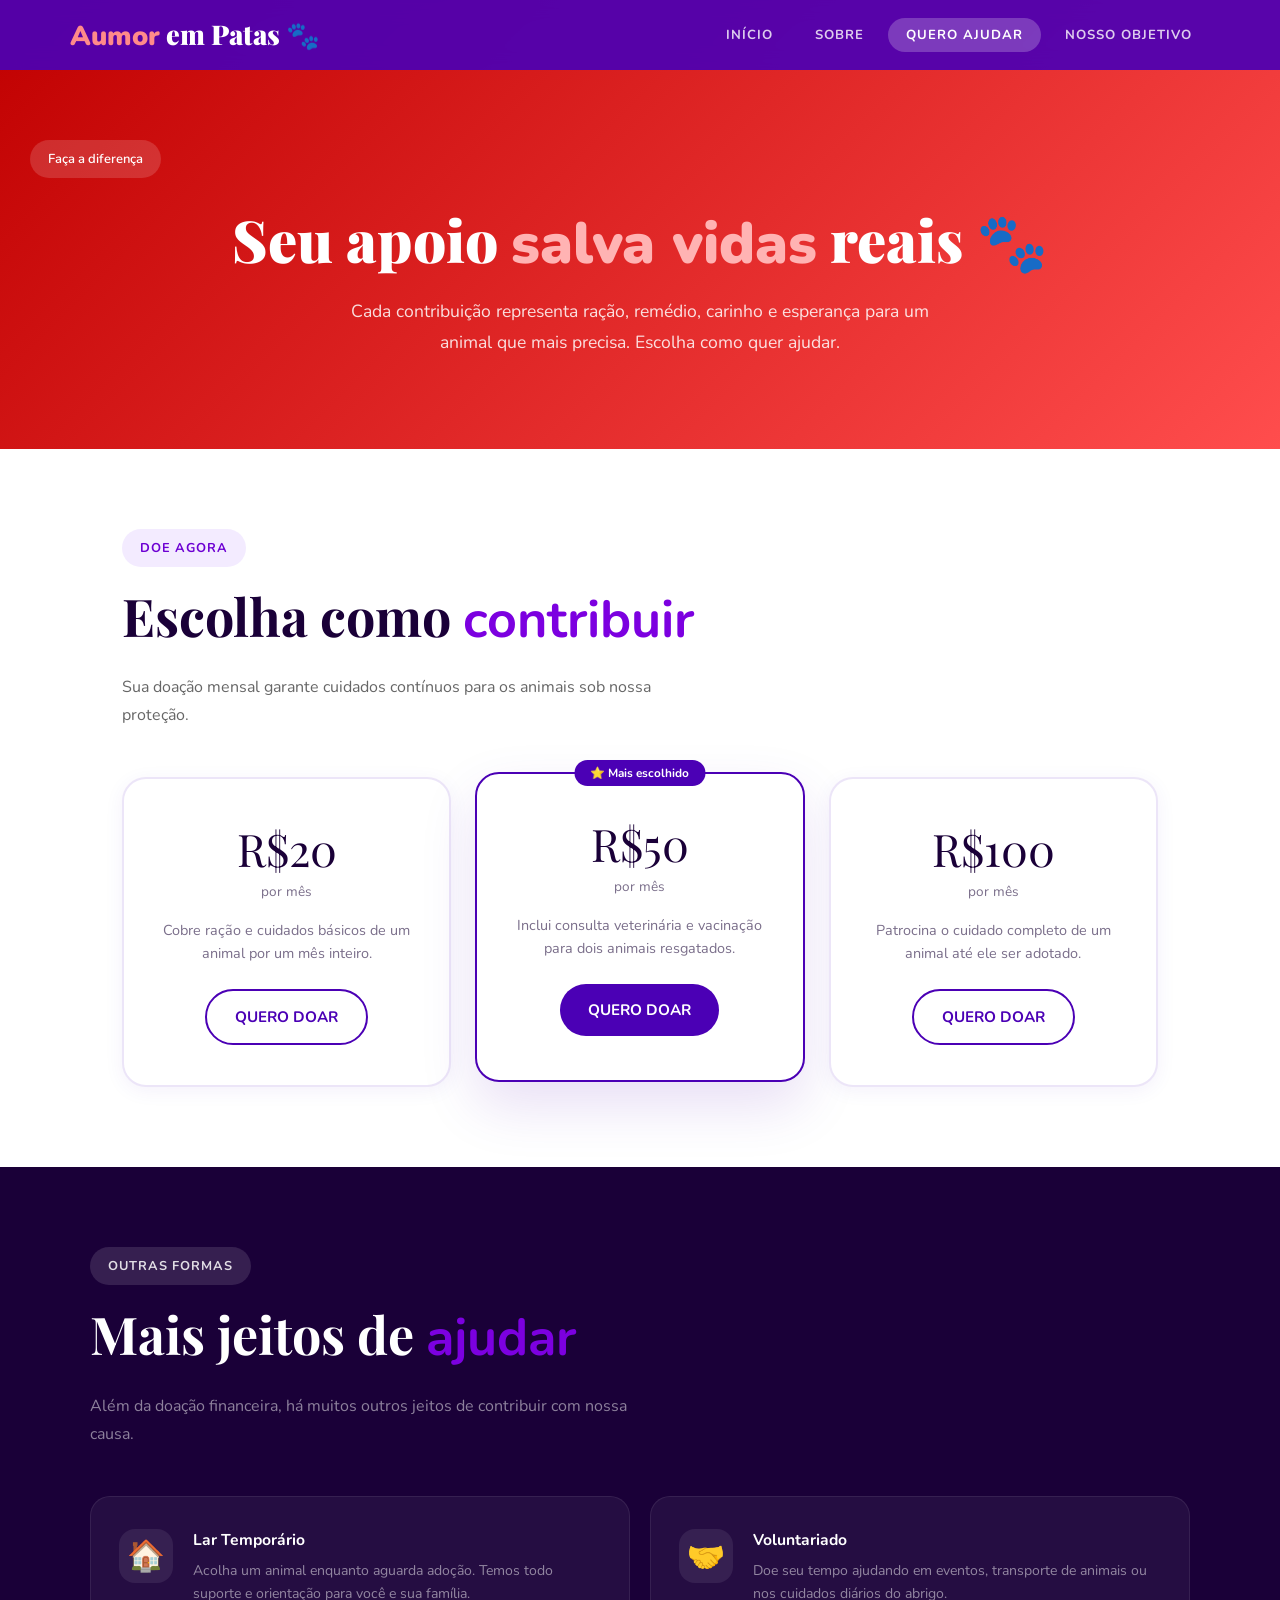
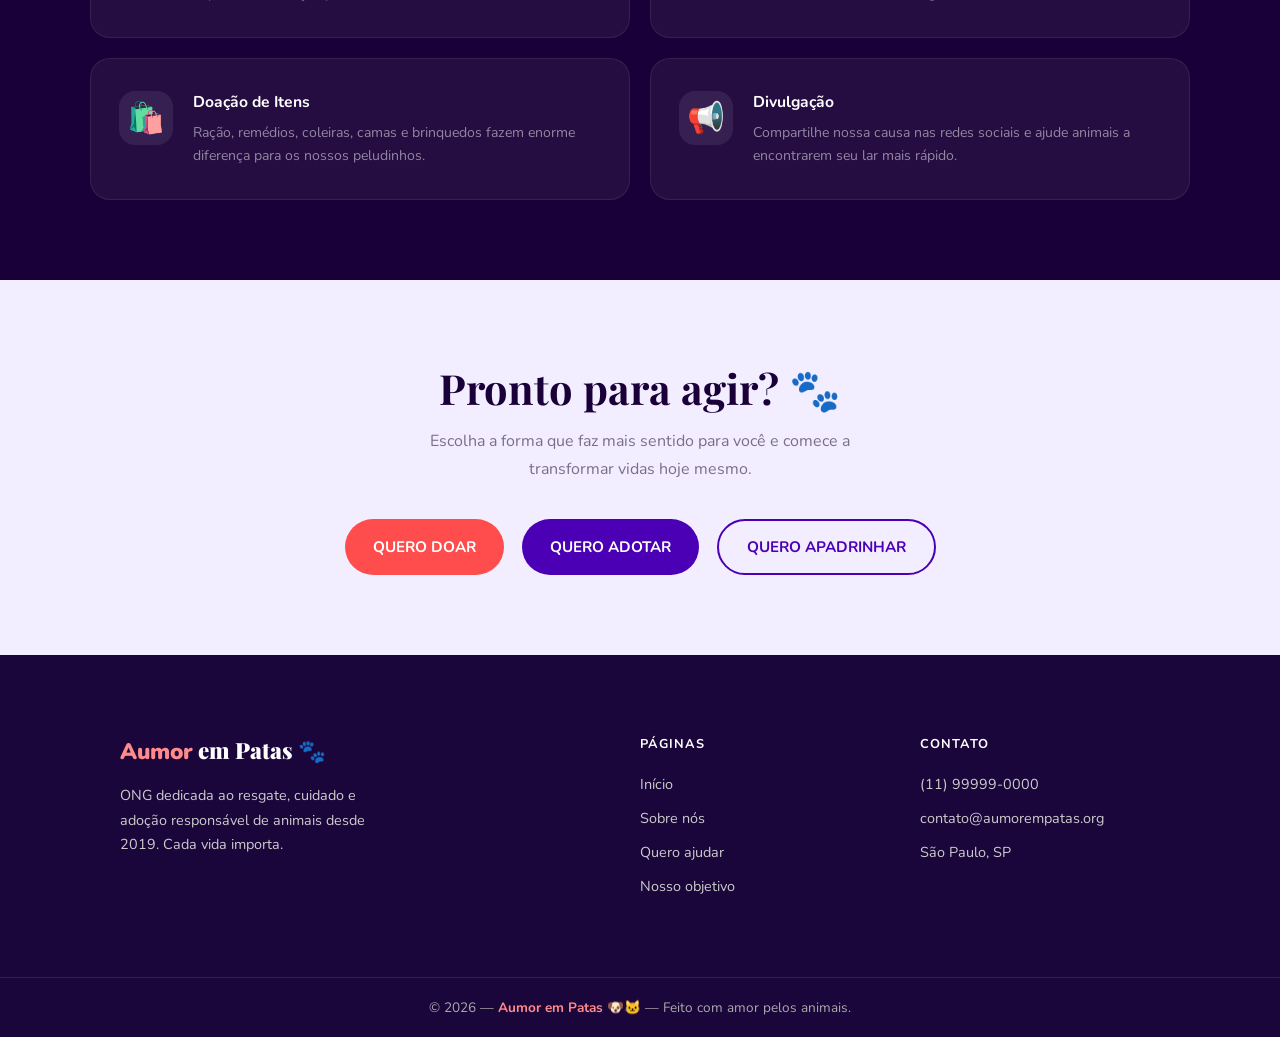
<file: ajudar.html>
<!DOCTYPE html>
<html lang="pt-br">
<head>

    <meta charset="UTF-8">
    <meta name="viewport" content="width=device-width, initial-scale=1.0">
    <title>Aumor em Patas — Quero Ajudar</title>
    <link rel="stylesheet" href="style.css">

    <style>

        /* =====================
           DOAÇÕES
           ===================== */

        .doacoes {
            max-width: 1100px;
            margin: auto;
            padding: 80px 32px;
        }

        .doacoes-grid {
            display: grid;
            grid-template-columns: repeat(3, 1fr);
            gap: 24px;
            margin-top: 48px;
        }

        .d-card {
            background: #fff;
            border-radius: 24px;
            padding: 40px 28px;
            text-align: center;
            border: 2px solid rgba(75, 0, 181, 0.1);
            box-shadow: 0 4px 20px rgba(75, 0, 181, 0.06);
            transition: all 0.3s;
            position: relative;
        }

        .d-card:hover,
        .d-card.destaque {
            border-color: #4b00b5;
            transform: translateY(-5px);
            box-shadow: 0 24px 56px rgba(75, 0, 181, 0.13);
        }

        .d-tag {
            position: absolute;
            top: -14px;
            left: 50%;
            transform: translateX(-50%);
            background: #4b00b5;
            color: #fff;
            font-size: 0.74rem;
            font-weight: 700;
            padding: 5px 16px;
            border-radius: 50px;
        }

        .d-valor {
            font-family: 'Playfair Display', serif;
            font-size: 2.8rem;
            color: #1a0038;
            margin-bottom: 4px;
        }

        .d-freq {
            color: #7a6e8a;
            font-size: 0.85rem;
            margin-bottom: 18px;
        }

        .d-card p {
            color: #7a6e8a;
            font-size: 0.9rem;
            line-height: 1.6;
            margin-bottom: 24px;
        }


        /* =====================
           FORMAS DE AJUDAR
           ===================== */

        .formas {
            background: #1a0038;
            padding: 80px 32px;
        }

        .formas-inner {
            max-width: 1100px;
            margin: auto;
        }

        .formas-inner .sec-titulo { color: #fff; }
        .formas-inner .sec-sub    { color: rgba(255, 255, 255, 0.5); }

        .formas-grid {
            display: grid;
            grid-template-columns: repeat(2, 1fr);
            gap: 20px;
            margin-top: 48px;
        }

        .forma {
            background: rgba(255, 255, 255, 0.05);
            border: 1px solid rgba(255, 255, 255, 0.08);
            border-radius: 20px;
            padding: 32px 28px;
            display: flex;
            gap: 20px;
            align-items: flex-start;
            transition: background 0.3s;
        }

        .forma:hover {
            background: rgba(255, 255, 255, 0.09);
        }

        .forma-icone {
            font-size: 1.9rem;
            background: rgba(255, 255, 255, 0.08);
            width: 54px;
            height: 54px;
            border-radius: 16px;
            display: flex;
            align-items: center;
            justify-content: center;
            flex-shrink: 0;
        }

        .forma h4 {
            color: #fff;
            margin-bottom: 8px;
            font-size: 0.98rem;
        }

        .forma p {
            color: rgba(255, 255, 255, 0.5);
            font-size: 0.88rem;
            line-height: 1.65;
        }


        /* =====================
           BOTÕES (CTA)
           ===================== */

        .cta-ajudar {
            padding: 80px 32px;
            text-align: center;
            background: #f3eeff;
        }

        .cta-ajudar h2 {
            font-family: 'Playfair Display', serif;
            font-size: clamp(1.8rem, 3.5vw, 2.6rem);
            color: #1a0038;
            margin-bottom: 12px;
        }

        .cta-ajudar p {
            color: #7a6e8a;
            max-width: 500px;
            margin: 0 auto 36px;
            line-height: 1.75;
        }


        /* =====================
           RESPONSIVO
           ===================== */

        @media (max-width: 900px) {

            .doacoes {
                padding: 56px 24px;
            }

            .doacoes-grid {
                grid-template-columns: 1fr;
            }

            .formas {
                padding: 56px 24px;
            }

            .formas-grid {
                grid-template-columns: 1fr;
            }

        }

    </style>

</head>
<body>


<!-- =====================
     MENU
     ===================== -->

<header>
    <nav>
        <a class="logo" href="index.html"><span>Aumor</span> em Patas 🐾</a>
        <div class="menu">
            <a href="index.html">INÍCIO</a>
            <a href="Sobre.html">SOBRE</a>
            <a href="ajudar.html" class="ativo">QUERO AJUDAR</a>
            <a href="objetivo.html">NOSSO OBJETIVO</a>
        </div>
    </nav>
</header>


<!-- =====================
     HERO
     ===================== -->

<section class="hero hero-verm">
    <div class="hero-badge">Faça a diferença</div>
    <h1>Seu apoio <em>salva vidas</em> reais 🐾</h1>
    <p>Cada contribuição representa ração, remédio, carinho e esperança para um animal que mais precisa. Escolha como quer ajudar.</p>
</section>


<!-- =====================
     DOAÇÕES
     ===================== -->

<section class="doacoes">

    <div class="sec-badge">Doe agora</div>
    <h2 class="sec-titulo">Escolha como <span>contribuir</span></h2>
    <p class="sec-sub">Sua doação mensal garante cuidados contínuos para os animais sob nossa proteção.</p>

    <div class="doacoes-grid">

        <div class="d-card fade">
            <div class="d-valor">R$20</div>
            <div class="d-freq">por mês</div>
            <p>Cobre ração e cuidados básicos de um animal por um mês inteiro.</p>
            <button class="btn btn-contorno">QUERO DOAR</button>
        </div>

        <div class="d-card destaque fade">
            <div class="d-tag">⭐ Mais escolhido</div>
            <div class="d-valor">R$50</div>
            <div class="d-freq">por mês</div>
            <p>Inclui consulta veterinária e vacinação para dois animais resgatados.</p>
            <button class="btn btn-roxo">QUERO DOAR</button>
        </div>

        <div class="d-card fade">
            <div class="d-valor">R$100</div>
            <div class="d-freq">por mês</div>
            <p>Patrocina o cuidado completo de um animal até ele ser adotado.</p>
            <button class="btn btn-contorno">QUERO DOAR</button>
        </div>

    </div>

</section>


<!-- =====================
     FORMAS DE AJUDAR
     ===================== -->

<section class="formas">
    <div class="formas-inner">

        <div class="sec-badge" style="background: rgba(255,255,255,0.12); color: rgba(255,255,255,0.85);">Outras formas</div>
        <h2 class="sec-titulo">Mais jeitos de <span>ajudar</span></h2>
        <p class="sec-sub">Além da doação financeira, há muitos outros jeitos de contribuir com nossa causa.</p>

        <div class="formas-grid">

            <div class="forma fade">
                <div class="forma-icone">🏠</div>
                <div>
                    <h4>Lar Temporário</h4>
                    <p>Acolha um animal enquanto aguarda adoção. Temos todo suporte e orientação para você e sua família.</p>
                </div>
            </div>

            <div class="forma fade">
                <div class="forma-icone">🤝</div>
                <div>
                    <h4>Voluntariado</h4>
                    <p>Doe seu tempo ajudando em eventos, transporte de animais ou nos cuidados diários do abrigo.</p>
                </div>
            </div>

            <div class="forma fade">
                <div class="forma-icone">🛍️</div>
                <div>
                    <h4>Doação de Itens</h4>
                    <p>Ração, remédios, coleiras, camas e brinquedos fazem enorme diferença para os nossos peludinhos.</p>
                </div>
            </div>

            <div class="forma fade">
                <div class="forma-icone">📢</div>
                <div>
                    <h4>Divulgação</h4>
                    <p>Compartilhe nossa causa nas redes sociais e ajude animais a encontrarem seu lar mais rápido.</p>
                </div>
            </div>

        </div>

    </div>
</section>


<!-- =====================
     BOTÕES
     ===================== -->

<section class="cta-ajudar">
    <h2>Pronto para agir? 🐾</h2>
    <p>Escolha a forma que faz mais sentido para você e comece a transformar vidas hoje mesmo.</p>
    <div class="grupo-botoes">
        <button class="btn btn-verm">QUERO DOAR</button>
        <button class="btn btn-roxo">QUERO ADOTAR</button>
        <button class="btn btn-contorno">QUERO APADRINHAR</button>
    </div>
</section>


<!-- =====================
     RODAPÉ
     ===================== -->

<footer>
    <div class="footer-inner">

        <div class="footer-marca">
            <a class="logo" href="index.html"><span>Aumor</span> em Patas 🐾</a>
            <p>ONG dedicada ao resgate, cuidado e adoção responsável de animais desde 2019. Cada vida importa.</p>
        </div>

        <div class="footer-col">
            <h5>Páginas</h5>
            <ul>
                <li><a href="index.html">Início</a></li>
                <li><a href="Sobre.html">Sobre nós</a></li>
                <li><a href="ajudar.html">Quero ajudar</a></li>
                <li><a href="objetivo.html">Nosso objetivo</a></li>
            </ul>
        </div>

        <div class="footer-col">
            <h5>Contato</h5>
            <ul>
                <li><a href="#">(11) 99999-0000</a></li>
                <li><a href="#">contato@aumorempatas.org</a></li>
                <li><a href="#">São Paulo, SP</a></li>
            </ul>
        </div>

    </div>
    <div class="footer-fundo">© 2026 — <strong>Aumor em Patas</strong> 🐶🐱 — Feito com amor pelos animais.</div>
</footer>


<!-- =====================
     JAVASCRIPT
     ===================== -->

<script>

    const observer = new IntersectionObserver((entries) => {
        entries.forEach(entry => {
            if (entry.isIntersecting) {
                entry.target.classList.add('show');
            }
        });
    }, { threshold: 0.12 });

    document.querySelectorAll('.fade').forEach(el => observer.observe(el));

</script>


</body>
</html>
</file>
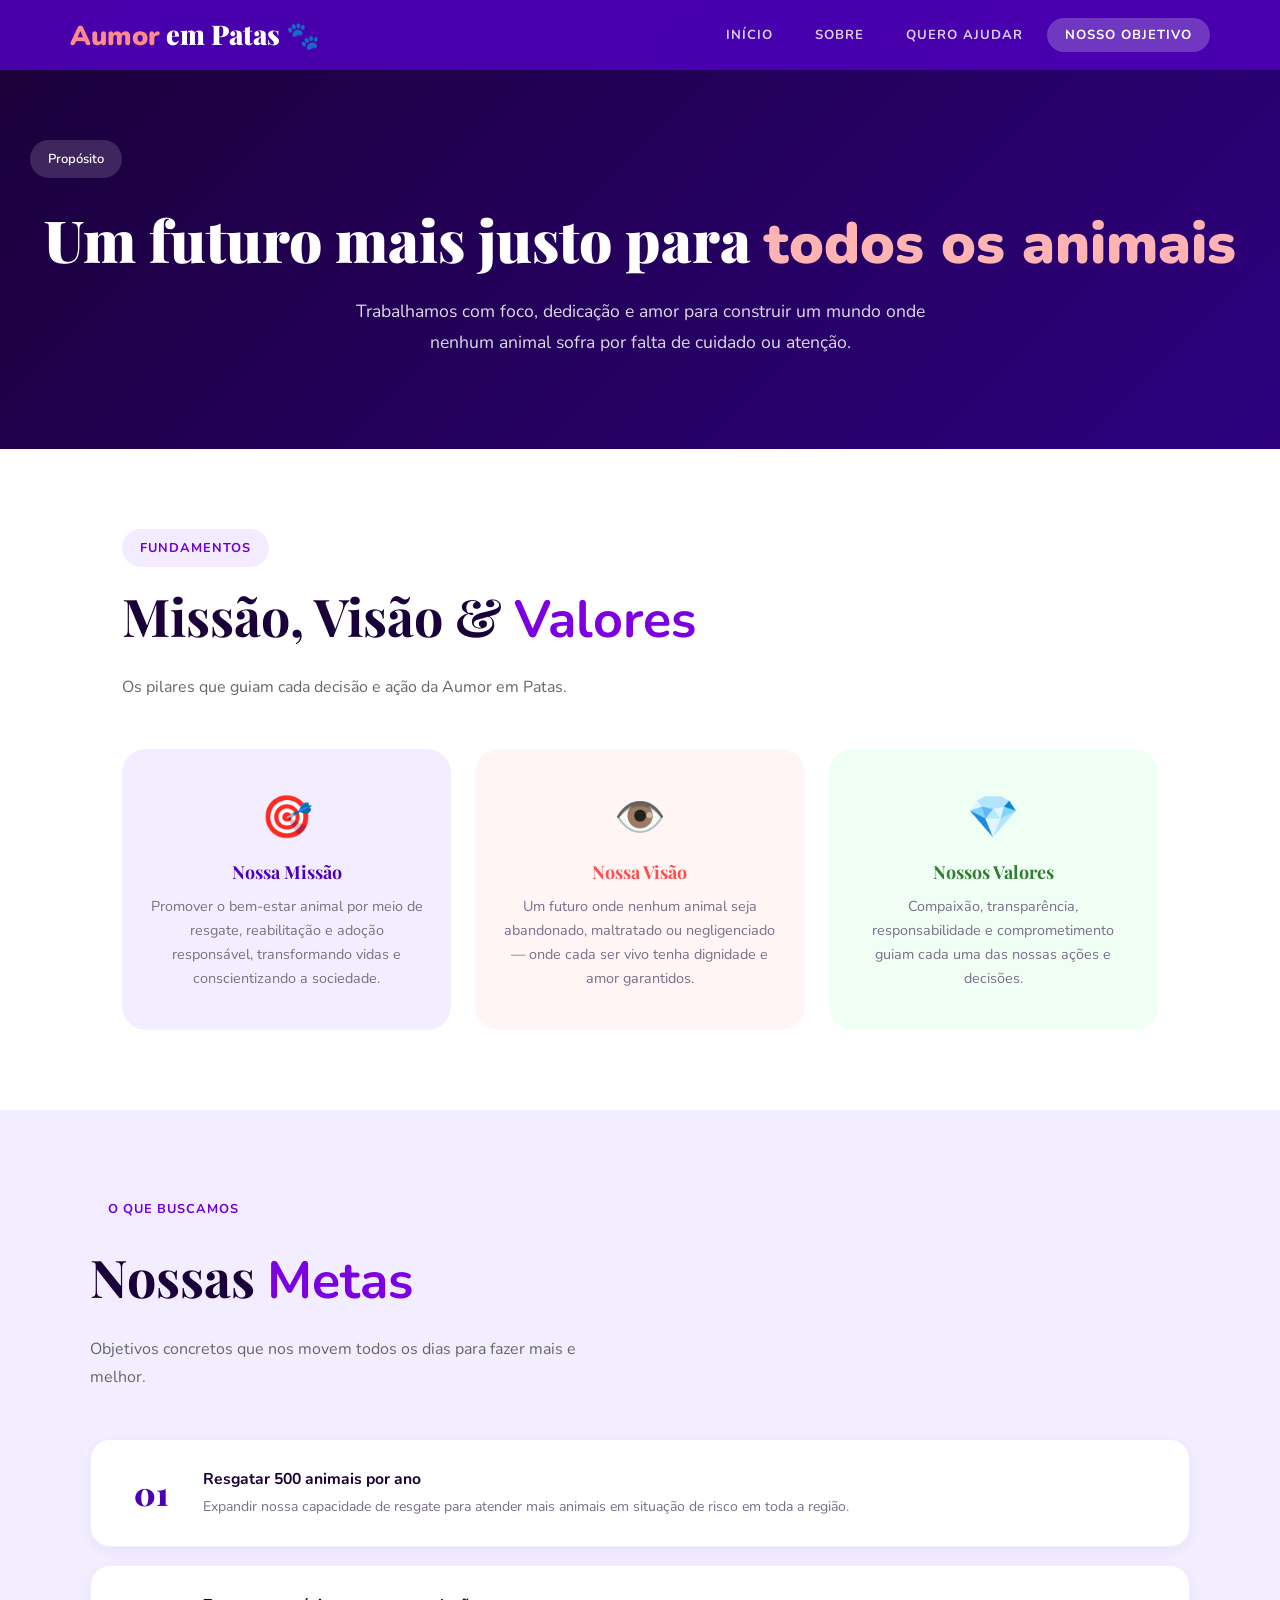
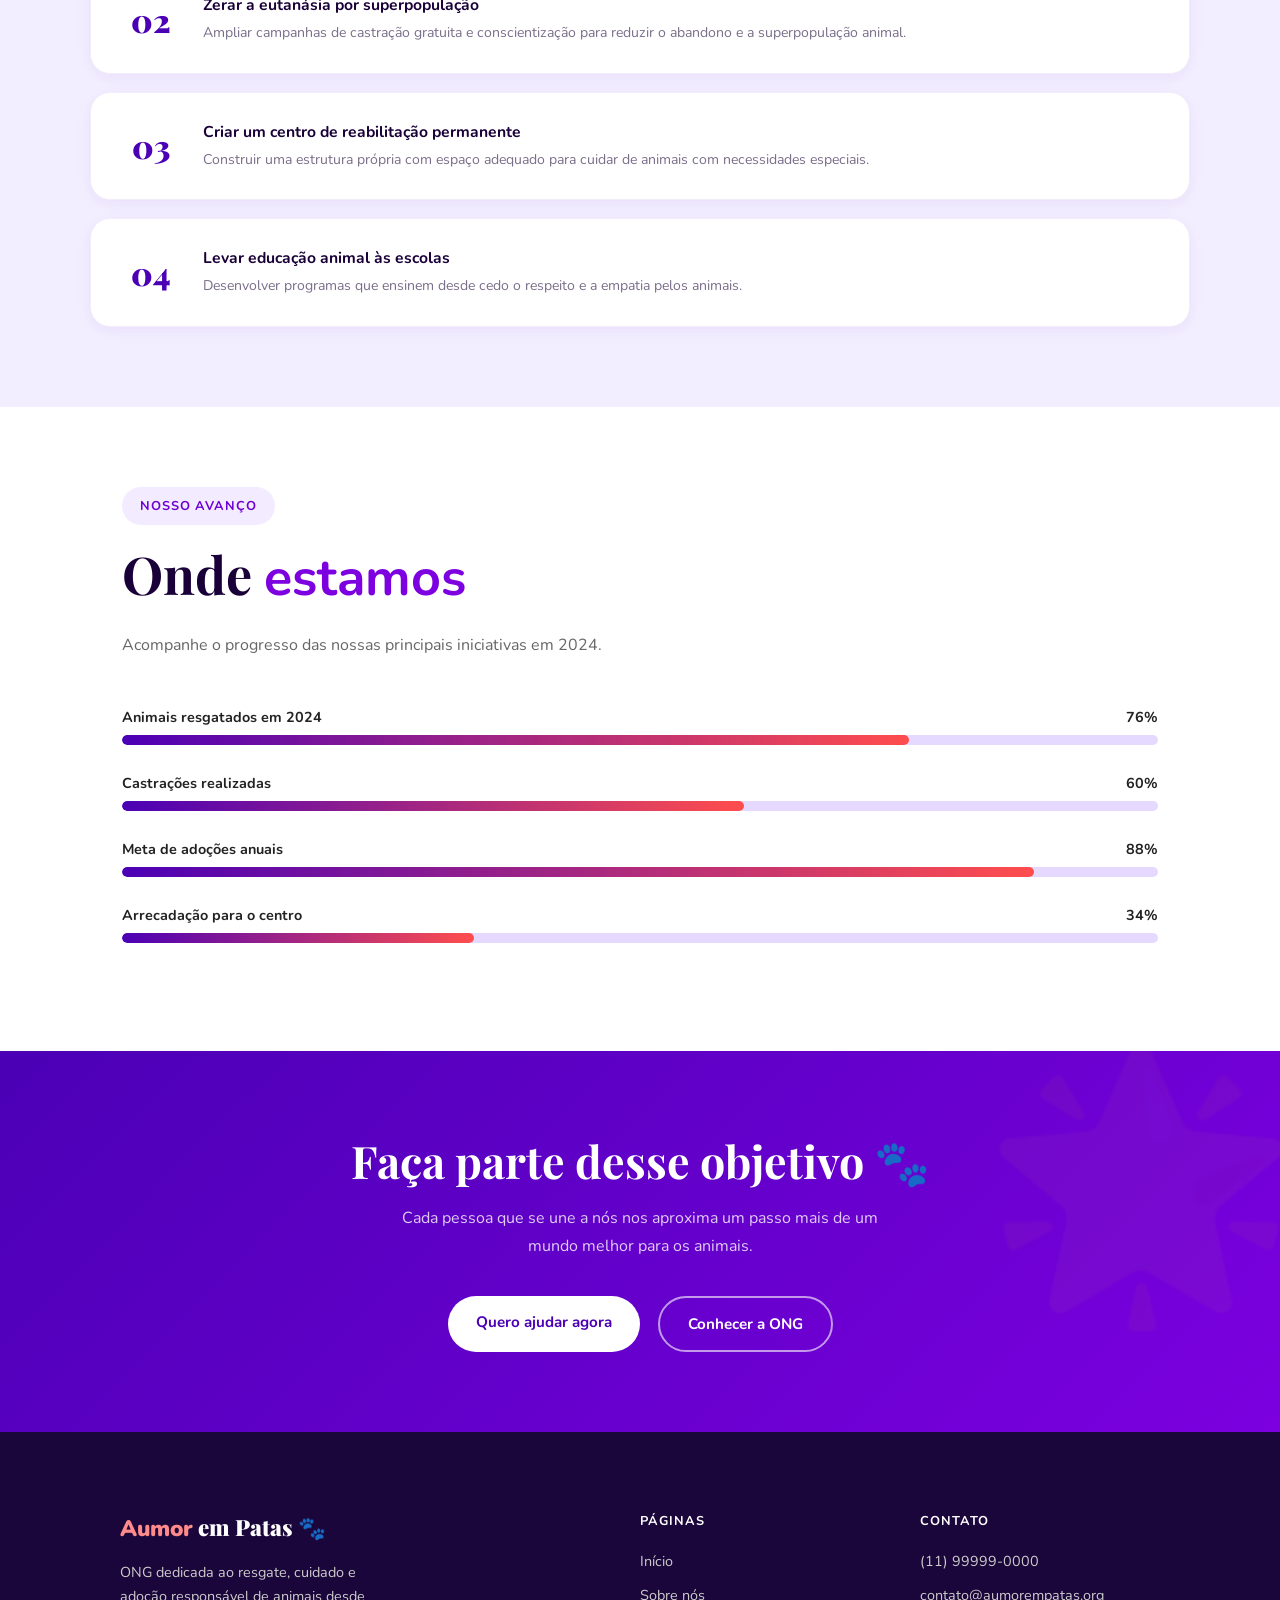
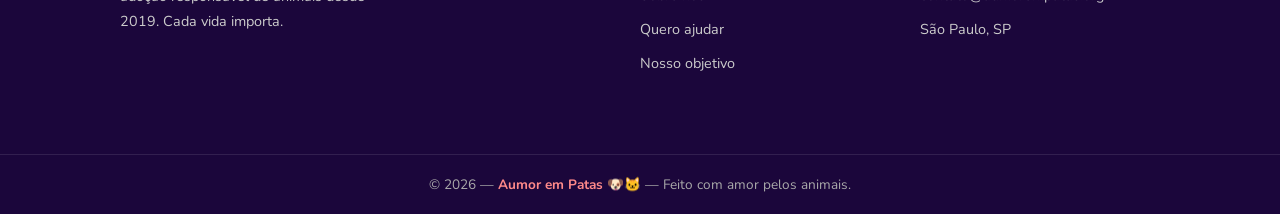
<file: objetivo.html>
<!DOCTYPE html>
<html lang="pt-br">
<head>

    <meta charset="UTF-8">
    <meta name="viewport" content="width=device-width, initial-scale=1.0">
    <title>Aumor em Patas — Nosso Objetivo</title>
    <link rel="stylesheet" href="style.css">

    <style>

        /* =====================
           MISSÃO / VISÃO / VALORES
           ===================== */

        .mvv {
            max-width: 1100px;
            margin: auto;
            padding: 80px 32px;
        }

        .mvv-grid {
            display: grid;
            grid-template-columns: repeat(3, 1fr);
            gap: 24px;
            margin-top: 48px;
        }

        .mvv-card {
            border-radius: 24px;
            padding: 40px 28px;
            text-align: center;
            transition: transform 0.3s;
        }

        .mvv-card:hover {
            transform: translateY(-6px);
        }

        .mvv-card.m1 { background: #f3eeff; }
        .mvv-card.m2 { background: #fff5f5; }
        .mvv-card.m3 { background: #f0fff4; }

        .mvv-icone {
            font-size: 2.6rem;
            margin-bottom: 14px;
        }

        .mvv-card h3 {
            font-family: 'Playfair Display', serif;
            font-size: 1.12rem;
            margin-bottom: 12px;
        }

        .mvv-card.m1 h3 { color: #4b00b5; }
        .mvv-card.m2 h3 { color: #ff4d4d; }
        .mvv-card.m3 h3 { color: #2e7d32; }

        .mvv-card p {
            color: #7a6e8a;
            font-size: 0.9rem;
            line-height: 1.65;
        }


        /* =====================
           METAS
           ===================== */

        .metas {
            background: #f3eeff;
            padding: 80px 32px;
        }

        .metas-inner {
            max-width: 1100px;
            margin: auto;
        }

        .metas-lista {
            display: flex;
            flex-direction: column;
            gap: 18px;
            margin-top: 48px;
        }

        .meta {
            background: #fff;
            border-radius: 20px;
            padding: 28px 32px;
            display: flex;
            align-items: center;
            gap: 24px;
            border: 1px solid rgba(75, 0, 181, 0.07);
            box-shadow: 0 4px 16px rgba(75, 0, 181, 0.06);
            transition: box-shadow 0.3s;
        }

        .meta:hover {
            box-shadow: 0 10px 32px rgba(75, 0, 181, 0.1);
        }

        .meta-num {
            font-family: 'Playfair Display', serif;
            font-size: 2rem;
            color: #4b00b5;
            font-weight: 900;
            min-width: 56px;
            text-align: center;
        }

        .meta h4 {
            color: #1a0038;
            font-size: 0.98rem;
            margin-bottom: 6px;
        }

        .meta p {
            color: #7a6e8a;
            font-size: 0.88rem;
            line-height: 1.6;
        }


        /* =====================
           PROGRESSO
           ===================== */

        .progresso {
            max-width: 1100px;
            margin: auto;
            padding: 80px 32px;
        }


        /* =====================
           CTA FINAL
           ===================== */

        .cta-obj {
            background: linear-gradient(135deg, #4b00b5 0%, #7c00e0 100%);
            padding: 80px 32px;
            text-align: center;
            position: relative;
            overflow: hidden;
        }

        .cta-obj::before {
            content: '🌟';
            position: absolute;
            font-size: 16rem;
            opacity: 0.04;
            right: -20px;
            top: -40px;
            pointer-events: none;
        }

        .cta-obj h2 {
            font-family: 'Playfair Display', serif;
            font-size: clamp(2rem, 4vw, 2.8rem);
            color: #fff;
            margin-bottom: 14px;
        }

        .cta-obj p {
            color: rgba(255, 255, 255, 0.8);
            max-width: 500px;
            margin: 0 auto 36px;
            line-height: 1.75;
        }


        /* =====================
           RESPONSIVO
           ===================== */

        @media (max-width: 900px) {

            .mvv {
                padding: 56px 24px;
            }

            .mvv-grid {
                grid-template-columns: 1fr;
            }

            .metas {
                padding: 56px 24px;
            }

            .progresso {
                padding: 56px 24px;
            }

        }

    </style>

</head>
<body>


<!-- =====================
     MENU
     ===================== -->

<header>
    <nav>
        <a class="logo" href="index.html"><span>Aumor</span> em Patas 🐾</a>
        <div class="menu">
            <a href="index.html">INÍCIO</a>
            <a href="Sobre.html">SOBRE</a>
            <a href="ajudar.html">QUERO AJUDAR</a>
            <a href="objetivo.html" class="ativo">NOSSO OBJETIVO</a>
        </div>
    </nav>
</header>


<!-- =====================
     HERO
     ===================== -->

<section class="hero hero-dark">
    <div class="hero-badge">Propósito</div>
    <h1>Um futuro mais justo para <em>todos os animais</em></h1>
    <p>Trabalhamos com foco, dedicação e amor para construir um mundo onde nenhum animal sofra por falta de cuidado ou atenção.</p>
</section>


<!-- =====================
     MISSÃO / VISÃO / VALORES
     ===================== -->

<section class="mvv">

    <div class="sec-badge">Fundamentos</div>
    <h2 class="sec-titulo">Missão, Visão & <span>Valores</span></h2>
    <p class="sec-sub">Os pilares que guiam cada decisão e ação da Aumor em Patas.</p>

    <div class="mvv-grid">

        <div class="mvv-card m1 fade">
            <div class="mvv-icone">🎯</div>
            <h3>Nossa Missão</h3>
            <p>Promover o bem-estar animal por meio de resgate, reabilitação e adoção responsável, transformando vidas e conscientizando a sociedade.</p>
        </div>

        <div class="mvv-card m2 fade">
            <div class="mvv-icone">👁️</div>
            <h3>Nossa Visão</h3>
            <p>Um futuro onde nenhum animal seja abandonado, maltratado ou negligenciado — onde cada ser vivo tenha dignidade e amor garantidos.</p>
        </div>

        <div class="mvv-card m3 fade">
            <div class="mvv-icone">💎</div>
            <h3>Nossos Valores</h3>
            <p>Compaixão, transparência, responsabilidade e comprometimento guiam cada uma das nossas ações e decisões.</p>
        </div>

    </div>

</section>


<!-- =====================
     METAS
     ===================== -->

<section class="metas">
    <div class="metas-inner">

        <div class="sec-badge">O que buscamos</div>
        <h2 class="sec-titulo">Nossas <span>Metas</span></h2>
        <p class="sec-sub">Objetivos concretos que nos movem todos os dias para fazer mais e melhor.</p>

        <div class="metas-lista">

            <div class="meta fade">
                <div class="meta-num">01</div>
                <div>
                    <h4>Resgatar 500 animais por ano</h4>
                    <p>Expandir nossa capacidade de resgate para atender mais animais em situação de risco em toda a região.</p>
                </div>
            </div>

            <div class="meta fade">
                <div class="meta-num">02</div>
                <div>
                    <h4>Zerar a eutanásia por superpopulação</h4>
                    <p>Ampliar campanhas de castração gratuita e conscientização para reduzir o abandono e a superpopulação animal.</p>
                </div>
            </div>

            <div class="meta fade">
                <div class="meta-num">03</div>
                <div>
                    <h4>Criar um centro de reabilitação permanente</h4>
                    <p>Construir uma estrutura própria com espaço adequado para cuidar de animais com necessidades especiais.</p>
                </div>
            </div>

            <div class="meta fade">
                <div class="meta-num">04</div>
                <div>
                    <h4>Levar educação animal às escolas</h4>
                    <p>Desenvolver programas que ensinem desde cedo o respeito e a empatia pelos animais.</p>
                </div>
            </div>

        </div>

    </div>
</section>


<!-- =====================
     PROGRESSO
     ===================== -->

<section class="progresso">

    <div class="sec-badge">Nosso avanço</div>
    <h2 class="sec-titulo">Onde <span>estamos</span></h2>
    <p class="sec-sub" style="margin-bottom: 48px;">Acompanhe o progresso das nossas principais iniciativas em 2024.</p>

    <div class="prog-item fade">
        <div class="prog-label"><span>Animais resgatados em 2024</span><span>76%</span></div>
        <div class="prog-trilha"><div class="prog-barra" style="width: 76%"></div></div>
    </div>

    <div class="prog-item fade">
        <div class="prog-label"><span>Castrações realizadas</span><span>60%</span></div>
        <div class="prog-trilha"><div class="prog-barra" style="width: 60%"></div></div>
    </div>

    <div class="prog-item fade">
        <div class="prog-label"><span>Meta de adoções anuais</span><span>88%</span></div>
        <div class="prog-trilha"><div class="prog-barra" style="width: 88%"></div></div>
    </div>

    <div class="prog-item fade">
        <div class="prog-label"><span>Arrecadação para o centro</span><span>34%</span></div>
        <div class="prog-trilha"><div class="prog-barra" style="width: 34%"></div></div>
    </div>

</section>


<!-- =====================
     CTA FINAL
     ===================== -->

<section class="cta-obj">
    <h2>Faça parte desse objetivo 🐾</h2>
    <p>Cada pessoa que se une a nós nos aproxima um passo mais de um mundo melhor para os animais.</p>
    <div class="grupo-botoes" style="justify-content: center;">
        <a href="ajudar.html" class="btn btn-branco">Quero ajudar agora</a>
        <a href="Sobre.html"  class="btn btn-contorno-w">Conhecer a ONG</a>
    </div>
</section>


<!-- =====================
     RODAPÉ
     ===================== -->

<footer>
    <div class="footer-inner">

        <div class="footer-marca">
            <a class="logo" href="index.html"><span>Aumor</span> em Patas 🐾</a>
            <p>ONG dedicada ao resgate, cuidado e adoção responsável de animais desde 2019. Cada vida importa.</p>
        </div>

        <div class="footer-col">
            <h5>Páginas</h5>
            <ul>
                <li><a href="index.html">Início</a></li>
                <li><a href="Sobre.html">Sobre nós</a></li>
                <li><a href="ajudar.html">Quero ajudar</a></li>
                <li><a href="objetivo.html">Nosso objetivo</a></li>
            </ul>
        </div>

        <div class="footer-col">
            <h5>Contato</h5>
            <ul>
                <li><a href="#">(11) 99999-0000</a></li>
                <li><a href="#">contato@aumorempatas.org</a></li>
                <li><a href="#">São Paulo, SP</a></li>
            </ul>
        </div>

    </div>
    <div class="footer-fundo">© 2026 — <strong>Aumor em Patas</strong> 🐶🐱 — Feito com amor pelos animais.</div>
</footer>


<!-- =====================
     JAVASCRIPT
     ===================== -->

<script>

    const observer = new IntersectionObserver((entries) => {
        entries.forEach(entry => {
            if (entry.isIntersecting) {
                entry.target.classList.add('show');
            }
        });
    }, { threshold: 0.12 });

    document.querySelectorAll('.fade').forEach(el => observer.observe(el));

</script>


</body>
</html>
</file>
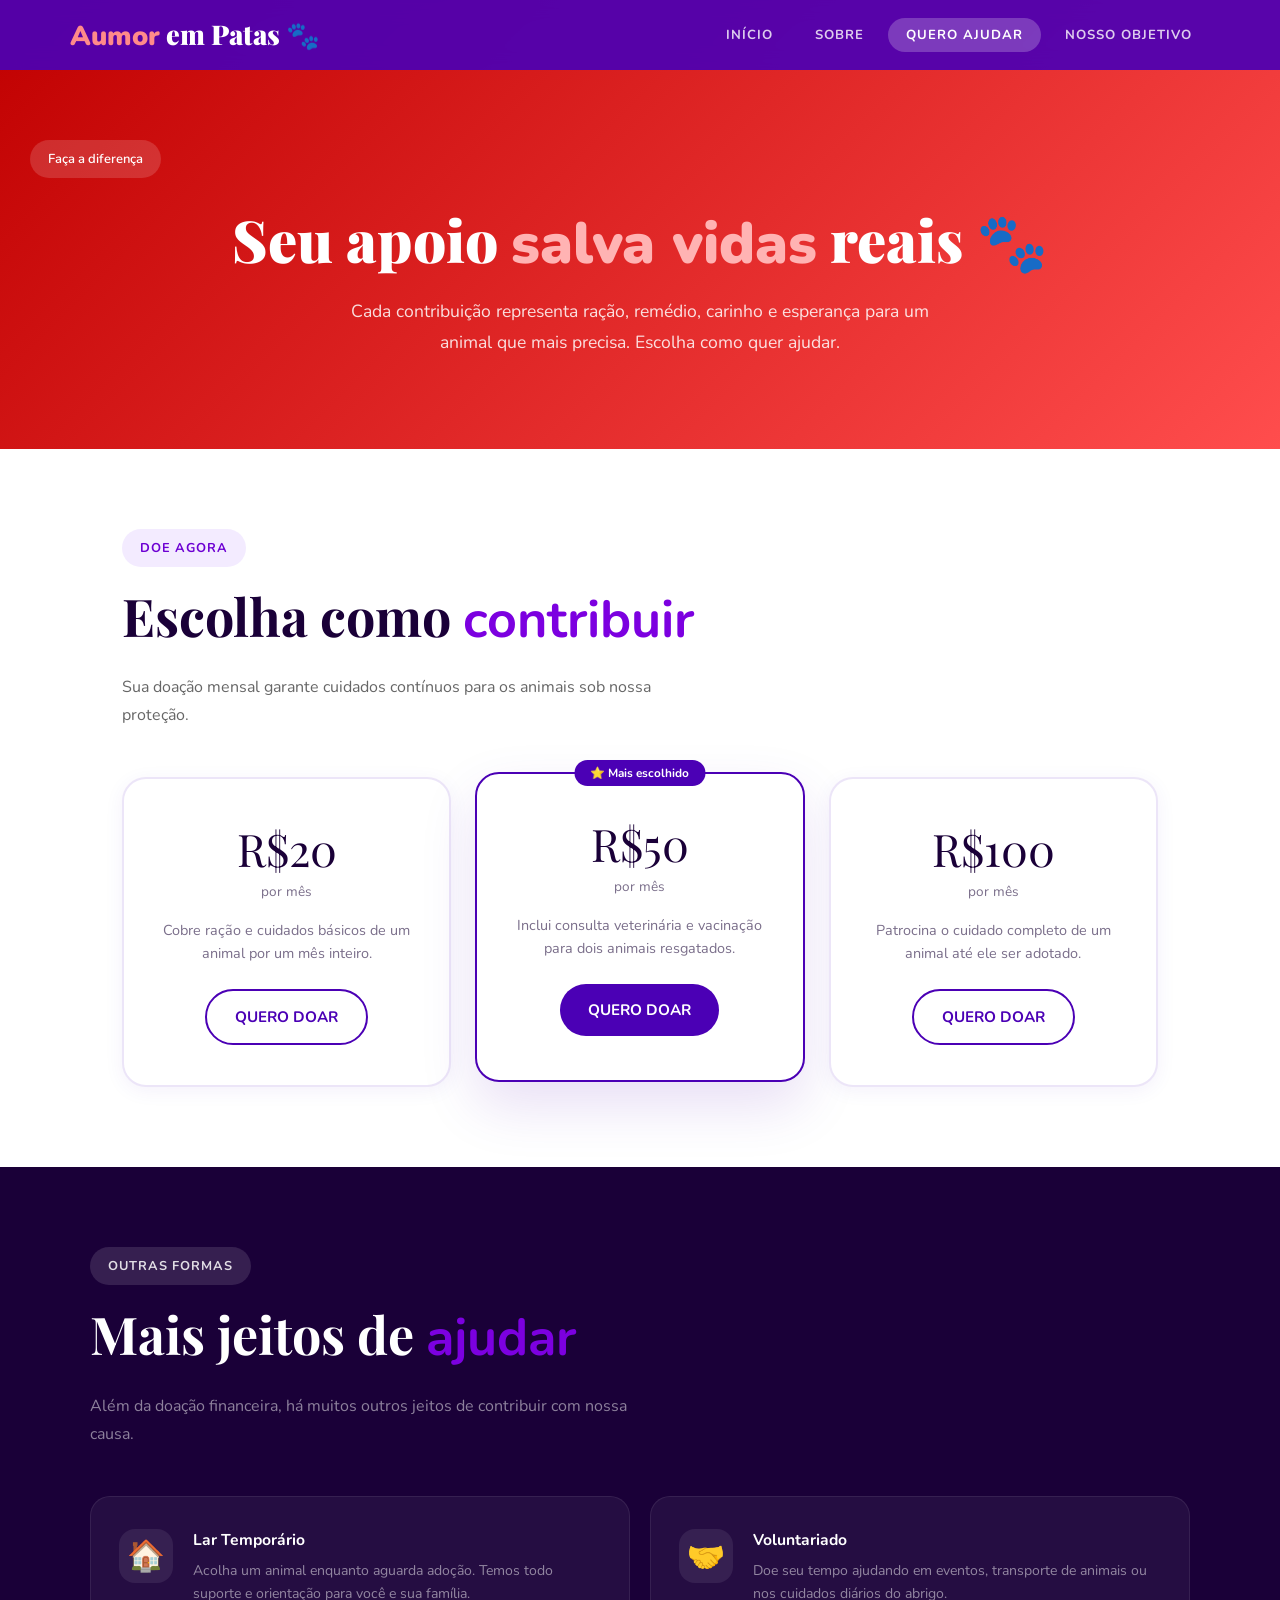
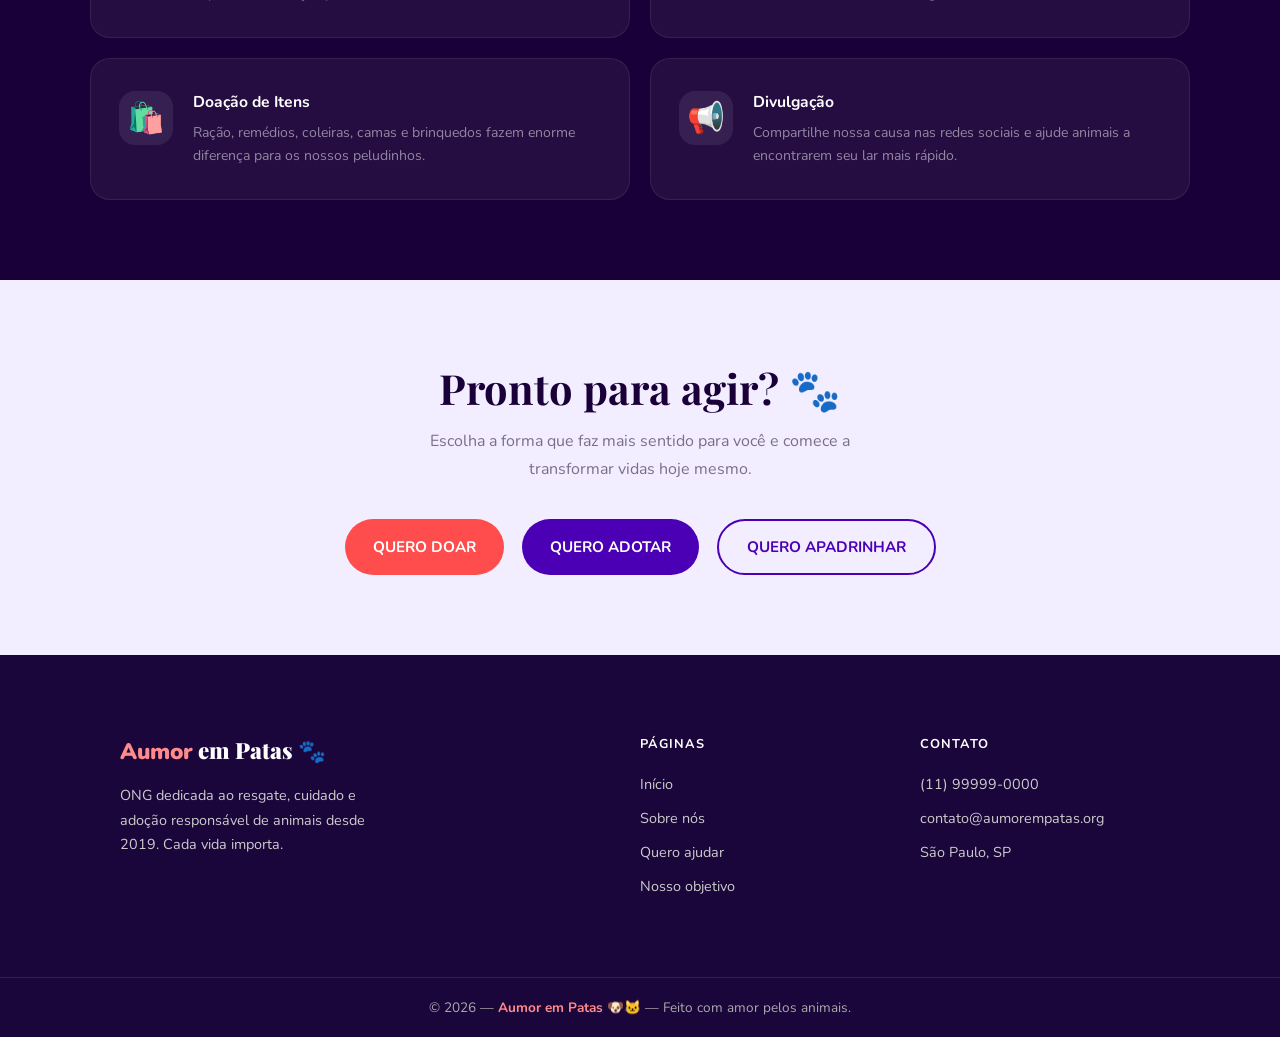
<file: Projeto-de-Ter-a--feira-main/Projeto-de-Ter-a--feira-main/ajudar.html>
<!DOCTYPE html>
<html lang="pt-br">
<head>

    <meta charset="UTF-8">
    <meta name="viewport" content="width=device-width, initial-scale=1.0">
    <title>Aumor em Patas — Quero Ajudar</title>
    <link rel="stylesheet" href="style.css">

    <style>

        /* =====================
           DOAÇÕES
           ===================== */

        .doacoes {
            max-width: 1100px;
            margin: auto;
            padding: 80px 32px;
        }

        .doacoes-grid {
            display: grid;
            grid-template-columns: repeat(3, 1fr);
            gap: 24px;
            margin-top: 48px;
        }

        .d-card {
            background: #fff;
            border-radius: 24px;
            padding: 40px 28px;
            text-align: center;
            border: 2px solid rgba(75, 0, 181, 0.1);
            box-shadow: 0 4px 20px rgba(75, 0, 181, 0.06);
            transition: all 0.3s;
            position: relative;
        }

        .d-card:hover,
        .d-card.destaque {
            border-color: #4b00b5;
            transform: translateY(-5px);
            box-shadow: 0 24px 56px rgba(75, 0, 181, 0.13);
        }

        .d-tag {
            position: absolute;
            top: -14px;
            left: 50%;
            transform: translateX(-50%);
            background: #4b00b5;
            color: #fff;
            font-size: 0.74rem;
            font-weight: 700;
            padding: 5px 16px;
            border-radius: 50px;
        }

        .d-valor {
            font-family: 'Playfair Display', serif;
            font-size: 2.8rem;
            color: #1a0038;
            margin-bottom: 4px;
        }

        .d-freq {
            color: #7a6e8a;
            font-size: 0.85rem;
            margin-bottom: 18px;
        }

        .d-card p {
            color: #7a6e8a;
            font-size: 0.9rem;
            line-height: 1.6;
            margin-bottom: 24px;
        }


        /* =====================
           FORMAS DE AJUDAR
           ===================== */

        .formas {
            background: #1a0038;
            padding: 80px 32px;
        }

        .formas-inner {
            max-width: 1100px;
            margin: auto;
        }

        .formas-inner .sec-titulo { color: #fff; }
        .formas-inner .sec-sub    { color: rgba(255, 255, 255, 0.5); }

        .formas-grid {
            display: grid;
            grid-template-columns: repeat(2, 1fr);
            gap: 20px;
            margin-top: 48px;
        }

        .forma {
            background: rgba(255, 255, 255, 0.05);
            border: 1px solid rgba(255, 255, 255, 0.08);
            border-radius: 20px;
            padding: 32px 28px;
            display: flex;
            gap: 20px;
            align-items: flex-start;
            transition: background 0.3s;
        }

        .forma:hover {
            background: rgba(255, 255, 255, 0.09);
        }

        .forma-icone {
            font-size: 1.9rem;
            background: rgba(255, 255, 255, 0.08);
            width: 54px;
            height: 54px;
            border-radius: 16px;
            display: flex;
            align-items: center;
            justify-content: center;
            flex-shrink: 0;
        }

        .forma h4 {
            color: #fff;
            margin-bottom: 8px;
            font-size: 0.98rem;
        }

        .forma p {
            color: rgba(255, 255, 255, 0.5);
            font-size: 0.88rem;
            line-height: 1.65;
        }


        /* =====================
           BOTÕES (CTA)
           ===================== */

        .cta-ajudar {
            padding: 80px 32px;
            text-align: center;
            background: #f3eeff;
        }

        .cta-ajudar h2 {
            font-family: 'Playfair Display', serif;
            font-size: clamp(1.8rem, 3.5vw, 2.6rem);
            color: #1a0038;
            margin-bottom: 12px;
        }

        .cta-ajudar p {
            color: #7a6e8a;
            max-width: 500px;
            margin: 0 auto 36px;
            line-height: 1.75;
        }


        /* =====================
           RESPONSIVO
           ===================== */

        @media (max-width: 900px) {

            .doacoes {
                padding: 56px 24px;
            }

            .doacoes-grid {
                grid-template-columns: 1fr;
            }

            .formas {
                padding: 56px 24px;
            }

            .formas-grid {
                grid-template-columns: 1fr;
            }

        }

    </style>

</head>
<body>


<!-- =====================
     MENU
     ===================== -->

<header>
    <nav>
        <a class="logo" href="index.html"><span>Aumor</span> em Patas 🐾</a>
        <div class="menu">
            <a href="index.html">INÍCIO</a>
            <a href="Sobre.html">SOBRE</a>
            <a href="ajudar.html" class="ativo">QUERO AJUDAR</a>
            <a href="objetivo.html">NOSSO OBJETIVO</a>
        </div>
    </nav>
</header>


<!-- =====================
     HERO
     ===================== -->

<section class="hero hero-verm">
    <div class="hero-badge">Faça a diferença</div>
    <h1>Seu apoio <em>salva vidas</em> reais 🐾</h1>
    <p>Cada contribuição representa ração, remédio, carinho e esperança para um animal que mais precisa. Escolha como quer ajudar.</p>
</section>


<!-- =====================
     DOAÇÕES
     ===================== -->

<section class="doacoes">

    <div class="sec-badge">Doe agora</div>
    <h2 class="sec-titulo">Escolha como <span>contribuir</span></h2>
    <p class="sec-sub">Sua doação mensal garante cuidados contínuos para os animais sob nossa proteção.</p>

    <div class="doacoes-grid">

        <div class="d-card fade">
            <div class="d-valor">R$20</div>
            <div class="d-freq">por mês</div>
            <p>Cobre ração e cuidados básicos de um animal por um mês inteiro.</p>
            <button class="btn btn-contorno">QUERO DOAR</button>
        </div>

        <div class="d-card destaque fade">
            <div class="d-tag">⭐ Mais escolhido</div>
            <div class="d-valor">R$50</div>
            <div class="d-freq">por mês</div>
            <p>Inclui consulta veterinária e vacinação para dois animais resgatados.</p>
            <button class="btn btn-roxo">QUERO DOAR</button>
        </div>

        <div class="d-card fade">
            <div class="d-valor">R$100</div>
            <div class="d-freq">por mês</div>
            <p>Patrocina o cuidado completo de um animal até ele ser adotado.</p>
            <button class="btn btn-contorno">QUERO DOAR</button>
        </div>

    </div>

</section>


<!-- =====================
     FORMAS DE AJUDAR
     ===================== -->

<section class="formas">
    <div class="formas-inner">

        <div class="sec-badge" style="background: rgba(255,255,255,0.12); color: rgba(255,255,255,0.85);">Outras formas</div>
        <h2 class="sec-titulo">Mais jeitos de <span>ajudar</span></h2>
        <p class="sec-sub">Além da doação financeira, há muitos outros jeitos de contribuir com nossa causa.</p>

        <div class="formas-grid">

            <div class="forma fade">
                <div class="forma-icone">🏠</div>
                <div>
                    <h4>Lar Temporário</h4>
                    <p>Acolha um animal enquanto aguarda adoção. Temos todo suporte e orientação para você e sua família.</p>
                </div>
            </div>

            <div class="forma fade">
                <div class="forma-icone">🤝</div>
                <div>
                    <h4>Voluntariado</h4>
                    <p>Doe seu tempo ajudando em eventos, transporte de animais ou nos cuidados diários do abrigo.</p>
                </div>
            </div>

            <div class="forma fade">
                <div class="forma-icone">🛍️</div>
                <div>
                    <h4>Doação de Itens</h4>
                    <p>Ração, remédios, coleiras, camas e brinquedos fazem enorme diferença para os nossos peludinhos.</p>
                </div>
            </div>

            <div class="forma fade">
                <div class="forma-icone">📢</div>
                <div>
                    <h4>Divulgação</h4>
                    <p>Compartilhe nossa causa nas redes sociais e ajude animais a encontrarem seu lar mais rápido.</p>
                </div>
            </div>

        </div>

    </div>
</section>


<!-- =====================
     BOTÕES
     ===================== -->

<section class="cta-ajudar">
    <h2>Pronto para agir? 🐾</h2>
    <p>Escolha a forma que faz mais sentido para você e comece a transformar vidas hoje mesmo.</p>
    <div class="grupo-botoes">
        <button class="btn btn-verm">QUERO DOAR</button>
        <button class="btn btn-roxo">QUERO ADOTAR</button>
        <button class="btn btn-contorno">QUERO APADRINHAR</button>
    </div>
</section>


<!-- =====================
     RODAPÉ
     ===================== -->

<footer>
    <div class="footer-inner">

        <div class="footer-marca">
            <a class="logo" href="index.html"><span>Aumor</span> em Patas 🐾</a>
            <p>ONG dedicada ao resgate, cuidado e adoção responsável de animais desde 2019. Cada vida importa.</p>
        </div>

        <div class="footer-col">
            <h5>Páginas</h5>
            <ul>
                <li><a href="index.html">Início</a></li>
                <li><a href="Sobre.html">Sobre nós</a></li>
                <li><a href="ajudar.html">Quero ajudar</a></li>
                <li><a href="objetivo.html">Nosso objetivo</a></li>
            </ul>
        </div>

        <div class="footer-col">
            <h5>Contato</h5>
            <ul>
                <li><a href="#">(11) 99999-0000</a></li>
                <li><a href="#">contato@aumorempatas.org</a></li>
                <li><a href="#">São Paulo, SP</a></li>
            </ul>
        </div>

    </div>
    <div class="footer-fundo">© 2026 — <strong>Aumor em Patas</strong> 🐶🐱 — Feito com amor pelos animais.</div>
</footer>


<!-- =====================
     JAVASCRIPT
     ===================== -->

<script>

    const observer = new IntersectionObserver((entries) => {
        entries.forEach(entry => {
            if (entry.isIntersecting) {
                entry.target.classList.add('show');
            }
        });
    }, { threshold: 0.12 });

    document.querySelectorAll('.fade').forEach(el => observer.observe(el));

</script>


</body>
</html>
</file>
<file: style.css>
/* =============================================
   AUMOR EM PATAS — style.css
   ============================================= */

@import url('https://fonts.googleapis.com/css2?family=Playfair+Display:wght@700;900&family=Nunito:wght@300;400;600;700&display=swap');


/* =====================
   RESET
   ===================== */

*, *::before, *::after {
    margin: 0;
    padding: 0;
    box-sizing: border-box;
    text-decoration: none;
    font-family: 'Nunito', Arial, sans-serif;
}

body {
    background: #fff;
    color: #222;
    overflow-x: hidden;
}


/* =====================
   HEADER / MENU
   ===================== */

header {
    width: 100%;
    position: fixed;
    top: 0;
    z-index: 1000;
    background: rgba(75, 0, 181, 0.92);
    backdrop-filter: blur(10px);
}

nav {
    max-width: 1200px;
    margin: auto;
    padding: 0 30px;
    height: 70px;
    display: flex;
    align-items: center;
    justify-content: space-between;
}

.logo {
    font-family: 'Playfair Display', serif;
    font-size: 1.7rem;
    font-weight: 900;
    color: #ffffff;
}

.logo span {
    color: #ff8a8a;
}

.menu {
    display: flex;
    gap: 6px;
}

.menu a {
    color: rgba(255, 255, 255, 0.8);
    font-size: 0.82rem;
    font-weight: 700;
    letter-spacing: 1px;
    text-transform: uppercase;
    padding: 8px 18px;
    border-radius: 50px;
    transition: background 0.2s, color 0.2s;
}

.menu a:hover {
    color: #fff;
    background: rgba(255, 255, 255, 0.15);
}

.menu a.ativo {
    color: #fff;
    background: rgba(255, 255, 255, 0.22);
}


/* =====================
   HERO HOME
   ===================== */

.hero-home {
    min-height: 100vh;
    background: linear-gradient(135deg, #4b00b5 0%, #7c00e0 50%, #b100ff 100%);
    display: flex;
    align-items: center;
    padding: 120px 30px 80px;
    position: relative;
}

.hero-inner {
    max-width: 1200px;
    margin: auto;
    width: 100%;
    display: grid;
    grid-template-columns: 1fr 1fr;
    gap: 70px;
    align-items: center;
}

.hero-badge {
    background: rgba(255, 255, 255, 0.15);
    color: #fff;
    width: max-content;
    padding: 10px 18px;
    border-radius: 40px;
    font-size: 13px;
    margin-bottom: 30px;
    font-weight: 600;
}

.hero-txt h1 {
    font-family: 'Playfair Display', serif;
    font-size: 68px;
    line-height: 1.05;
    color: #fff;
    font-weight: 900;
    margin-bottom: 25px;
}

.hero-txt h1 em {
    color: #ffd2c8;
    font-style: normal;
}

.hero-txt p {
    color: rgba(255, 255, 255, 0.85);
    line-height: 1.8;
    font-size: 18px;
    max-width: 500px;
    margin-bottom: 35px;
}


/* =====================
   BOTÕES
   ===================== */

.grupo-botoes {
    display: flex;
    gap: 18px;
    flex-wrap: wrap;
}

.btn {
    display: inline-block;
    padding: 16px 28px;
    border-radius: 50px;
    font-weight: 700;
    font-size: 0.95rem;
    cursor: pointer;
    border: none;
    transition: transform 0.25s, box-shadow 0.25s, background 0.25s;
}

.btn:hover {
    transform: translateY(-3px);
    box-shadow: 0 12px 28px rgba(0, 0, 0, 0.18);
}

.btn-branco {
    background: #ffffff;
    color: #4b00b5;
}

.btn-roxo {
    background: #4b00b5;
    color: #ffffff;
}

.btn-verm {
    background: #ff4d4d;
    color: #ffffff;
}

.btn-contorno {
    background: transparent;
    color: #4b00b5;
    border: 2px solid #4b00b5;
}

.btn-contorno:hover {
    background: #4b00b5;
    color: #ffffff;
}

.btn-contorno-w {
    background: transparent;
    color: #ffffff;
    border: 2px solid rgba(255, 255, 255, 0.6);
}

.btn-contorno-w:hover {
    background: #ffffff;
    color: #4b00b5;
}


/* =====================
   FOTO / BLOB CIRCULAR
   ===================== */

.blob-wrap {
    position: relative;
    display: flex;
    justify-content: center;
    align-items: center;
}

.blob {
    width: 420px;
    height: 420px;
    border-radius: 50%;
    overflow: hidden;
    background: rgba(255, 255, 255, 0.08);
    border: 2px solid rgba(255, 255, 255, 0.15);
    box-shadow: 0 20px 60px rgba(0, 0, 0, 0.2);
}

.blob img {
    width: 100%;
    height: 100%;
    object-fit: cover;
}

.badge-flutuante {
    position: absolute;
    background: #ffffff;
    padding: 14px 20px;
    border-radius: 16px;
    font-size: 14px;
    font-weight: 700;
    color: #4b00b5;
    box-shadow: 0 10px 30px rgba(0, 0, 0, 0.12);
    display: flex;
    align-items: center;
    gap: 8px;
    animation: flutuar 4s ease-in-out infinite;
}

.b1 {
    top: 50px;
    right: -20px;
}

.b2 {
    bottom: 60px;
    left: -20px;
    animation-delay: 1.2s;
}

.ponto {
    width: 10px;
    height: 10px;
    border-radius: 50%;
    background: #00c875;
}

@keyframes flutuar {
    0%,  100% { transform: translateY(0);     }
    50%        { transform: translateY(-10px); }
}


/* =====================
   ESTATÍSTICAS
   ===================== */

.stats-bar {
    max-width: 1100px;
    margin: auto;
    margin-top: -60px;
    display: grid;
    grid-template-columns: repeat(4, 1fr);
    gap: 20px;
    position: relative;
    z-index: 5;
    padding: 0 20px;
}

.stat {
    background: #ffffff;
    padding: 30px;
    border-radius: 25px;
    text-align: center;
    box-shadow: 0 15px 35px rgba(0, 0, 0, 0.08);
}

.stat h3 {
    font-family: 'Playfair Display', serif;
    color: #6d00d3;
    font-size: 36px;
    margin-bottom: 10px;
}

.stat p {
    color: #666;
    font-size: 0.9rem;
}


/* =====================
   SEÇÃO SOBRE (resumo)
   ===================== */

.home-sobre {
    max-width: 1100px;
    margin: auto;
    padding: 100px 30px;
    display: grid;
    grid-template-columns: 1fr 1fr;
    gap: 70px;
    align-items: center;
}

.imagem-principal {
    width: 100%;
    height: 420px;
    object-fit: cover;
    border-radius: 25px;
    display: block;
    box-shadow: 0 20px 50px rgba(75, 0, 181, 0.15);
}

.miniaturas {
    display: flex;
    gap: 15px;
    margin-top: 15px;
}

.miniaturas img {
    width: 110px;
    height: 90px;
    object-fit: cover;
    border-radius: 15px;
    cursor: pointer;
    transition: transform 0.2s;
}

.miniaturas img:hover {
    transform: scale(1.05);
}


/* =====================
   TÍTULOS DE SEÇÃO
   ===================== */

.sec-badge {
    display: inline-block;
    background: #f3ebff;
    color: #6d00d3;
    padding: 10px 18px;
    border-radius: 40px;
    font-weight: 700;
    font-size: 0.8rem;
    letter-spacing: 1px;
    text-transform: uppercase;
    margin-bottom: 20px;
}

.sec-titulo {
    font-family: 'Playfair Display', serif;
    font-size: 52px;
    line-height: 1.1;
    color: #1a0038;
    margin-bottom: 25px;
}

.sec-titulo span {
    color: #7c00e0;
}

.sec-sub {
    color: #666;
    font-size: 1rem;
    line-height: 1.75;
    max-width: 540px;
}

.sobre-txt p {
    line-height: 1.8;
    color: #666;
    margin-bottom: 18px;
}


/* =====================
   CHIPS / ETIQUETAS
   ===================== */

.chips {
    display: flex;
    gap: 12px;
    flex-wrap: wrap;
    margin-top: 20px;
}

.chip {
    background: #f3ebff;
    color: #6d00d3;
    padding: 10px 16px;
    border-radius: 30px;
    font-weight: 700;
    font-size: 0.85rem;
}


/* =====================
   CARDS
   ===================== */

.cards-home {
    max-width: 1100px;
    margin: auto;
    padding: 0 30px 100px;
}

.cards-grid {
    display: grid;
    grid-template-columns: repeat(3, 1fr);
    gap: 25px;
    margin-top: 48px;
}

.card {
    background: #ffffff;
    padding: 35px;
    border-radius: 25px;
    box-shadow: 0 15px 35px rgba(0, 0, 0, 0.08);
    transition: transform 0.3s, box-shadow 0.3s;
}

.card:hover {
    transform: translateY(-8px);
    box-shadow: 0 25px 55px rgba(75, 0, 181, 0.12);
}

.card-icone {
    font-size: 48px;
    margin-bottom: 20px;
    display: block;
}

.card h3 {
    font-family: 'Playfair Display', serif;
    color: #4b00b5;
    margin-bottom: 15px;
    font-size: 1.15rem;
}

.card p {
    color: #666;
    line-height: 1.7;
    font-size: 0.92rem;
}


/* =====================
   BANNER CTA
   ===================== */

.cta-banner {
    background: linear-gradient(135deg, #ff4d4d, #c00000);
    padding: 100px 30px;
    text-align: center;
}

.cta-banner h2 {
    font-family: 'Playfair Display', serif;
    color: #ffffff;
    font-size: 56px;
    margin-bottom: 20px;
}

.cta-banner p {
    color: rgba(255, 255, 255, 0.85);
    max-width: 600px;
    margin: auto;
    margin-bottom: 35px;
    line-height: 1.8;
    font-size: 1rem;
}


/* =====================
   HERO PÁGINAS INTERNAS
   ===================== */

.hero {
    padding: 140px 30px 90px;
    text-align: center;
    position: relative;
    overflow: hidden;
}

/* Roxo — Sobre */
.hero-roxo {
    background: linear-gradient(135deg, #4b00b5 0%, #7c00e0 100%);
}

/* Vermelho — Quero Ajudar */
.hero-verm {
    background: linear-gradient(135deg, #c00000 0%, #ff4d4d 100%);
}

/* Escuro — Nosso Objetivo */
.hero-dark {
    background: linear-gradient(135deg, #1a0038 0%, #2e0080 100%);
}

.hero h1 {
    font-family: 'Playfair Display', serif;
    font-size: 58px;
    color: #ffffff;
    font-weight: 900;
    line-height: 1.1;
    margin-bottom: 20px;
    margin-top: 16px;
}

.hero h1 em {
    font-style: normal;
    color: #ffb3b3;
}

.hero p {
    color: rgba(255, 255, 255, 0.85);
    font-size: 1.1rem;
    line-height: 1.8;
    max-width: 620px;
    margin: 0 auto;
}


/* =====================
   BARRA DE PROGRESSO
   ===================== */

.prog-item {
    margin-bottom: 28px;
}

.prog-label {
    display: flex;
    justify-content: space-between;
    font-size: 0.9rem;
    font-weight: 700;
    color: #222;
    margin-bottom: 8px;
}

.prog-trilha {
    height: 10px;
    background: #e6d9ff;
    border-radius: 50px;
    overflow: hidden;
}

.prog-barra {
    height: 100%;
    border-radius: 50px;
    background: linear-gradient(90deg, #4b00b5, #ff4d4d);
    animation: crescer 1.6s ease forwards;
}

@keyframes crescer {
    from { width: 0; }
}


/* =====================
   ANIMAÇÃO FADE (scroll)
   ===================== */

.fade {
    opacity: 0;
    transform: translateY(28px);
    transition: opacity 0.7s, transform 0.7s;
}

.fade.show {
    opacity: 1;
    transform: translateY(0);
}


/* =====================
   RODAPÉ
   ===================== */

footer {
    background: #1b063b;
    color: #ffffff;
}

.footer-inner {
    max-width: 1100px;
    margin: auto;
    padding: 80px 30px;
    display: grid;
    grid-template-columns: 2fr 1fr 1fr;
    gap: 40px;
}

.footer-marca .logo {
    display: block;
    margin-bottom: 16px;
    font-size: 1.4rem;
}

.footer-marca p {
    color: #ccc;
    font-size: 0.9rem;
    line-height: 1.7;
    max-width: 260px;
}

.footer-col h5 {
    color: #ffffff;
    font-size: 0.8rem;
    text-transform: uppercase;
    letter-spacing: 1px;
    margin-bottom: 20px;
}

.footer-col ul {
    list-style: none;
    display: flex;
    flex-direction: column;
    gap: 12px;
}

.footer-col a {
    color: #ccc;
    font-size: 0.9rem;
    transition: color 0.2s;
}

.footer-col a:hover {
    color: #ff8a8a;
}

.footer-fundo {
    text-align: center;
    padding: 20px;
    border-top: 1px solid rgba(255, 255, 255, 0.1);
    color: #aaa;
    font-size: 0.85rem;
}

.footer-fundo strong {
    color: #ff8a8a;
}


/* =====================
   RESPONSIVO
   ===================== */

@media (max-width: 900px) {

    .hero-inner,
    .home-sobre,
    .footer-inner {
        grid-template-columns: 1fr;
    }

    .cards-grid {
        grid-template-columns: 1fr;
    }

    .stats-bar {
        grid-template-columns: repeat(2, 1fr);
        margin-top: 40px;
    }

    .hero-txt h1 {
        font-size: 48px;
    }

    .blob {
        width: 280px;
        height: 280px;
    }

    .badge-flutuante {
        display: none;
    }

    .menu {
        display: none;
    }

    .hero {
        padding: 110px 24px 70px;
    }

    .hero h1 {
        font-size: 38px;
    }

    .sec-titulo {
        font-size: 36px;
    }

    .cta-banner h2 {
        font-size: 36px;
    }

}
.cta-ajudar .grupo-botoes {
    justify-content: center;
    
}
.cta-obj{
    justify-content: center;
    align-items: center;
}
</file>
<file: Projeto-de-Ter-a--feira-main/Projeto-de-Ter-a--feira-main/style.css>
/* =============================================
   AUMOR EM PATAS — style.css
   ============================================= */

@import url('https://fonts.googleapis.com/css2?family=Playfair+Display:wght@700;900&family=Nunito:wght@300;400;600;700&display=swap');


/* =====================
   RESET
   ===================== */

*, *::before, *::after {
    margin: 0;
    padding: 0;
    box-sizing: border-box;
    text-decoration: none;
    font-family: 'Nunito', Arial, sans-serif;
}

body {
    background: #fff;
    color: #222;
    overflow-x: hidden;
}


/* =====================
   HEADER / MENU
   ===================== */

header {
    width: 100%;
    position: fixed;
    top: 0;
    z-index: 1000;
    background: rgba(75, 0, 181, 0.92);
    backdrop-filter: blur(10px);
}

nav {
    max-width: 1200px;
    margin: auto;
    padding: 0 30px;
    height: 70px;
    display: flex;
    align-items: center;
    justify-content: space-between;
}

.logo {
    font-family: 'Playfair Display', serif;
    font-size: 1.7rem;
    font-weight: 900;
    color: #ffffff;
}

.logo span {
    color: #ff8a8a;
}

.menu {
    display: flex;
    gap: 6px;
}

.menu a {
    color: rgba(255, 255, 255, 0.8);
    font-size: 0.82rem;
    font-weight: 700;
    letter-spacing: 1px;
    text-transform: uppercase;
    padding: 8px 18px;
    border-radius: 50px;
    transition: background 0.2s, color 0.2s;
}

.menu a:hover {
    color: #fff;
    background: rgba(255, 255, 255, 0.15);
}

.menu a.ativo {
    color: #fff;
    background: rgba(255, 255, 255, 0.22);
}


/* =====================
   HERO HOME
   ===================== */

.hero-home {
    min-height: 100vh;
    background: linear-gradient(135deg, #4b00b5 0%, #7c00e0 50%, #b100ff 100%);
    display: flex;
    align-items: center;
    padding: 120px 30px 80px;
    position: relative;
}

.hero-inner {
    max-width: 1200px;
    margin: auto;
    width: 100%;
    display: grid;
    grid-template-columns: 1fr 1fr;
    gap: 70px;
    align-items: center;
}

.hero-badge {
    background: rgba(255, 255, 255, 0.15);
    color: #fff;
    width: max-content;
    padding: 10px 18px;
    border-radius: 40px;
    font-size: 13px;
    margin-bottom: 30px;
    font-weight: 600;
}

.hero-txt h1 {
    font-family: 'Playfair Display', serif;
    font-size: 68px;
    line-height: 1.05;
    color: #fff;
    font-weight: 900;
    margin-bottom: 25px;
}

.hero-txt h1 em {
    color: #ffd2c8;
    font-style: normal;
}

.hero-txt p {
    color: rgba(255, 255, 255, 0.85);
    line-height: 1.8;
    font-size: 18px;
    max-width: 500px;
    margin-bottom: 35px;
}


/* =====================
   BOTÕES
   ===================== */

.grupo-botoes {
    display: flex;
    gap: 18px;
    flex-wrap: wrap;
}

.btn {
    display: inline-block;
    padding: 16px 28px;
    border-radius: 50px;
    font-weight: 700;
    font-size: 0.95rem;
    cursor: pointer;
    border: none;
    transition: transform 0.25s, box-shadow 0.25s, background 0.25s;
}

.btn:hover {
    transform: translateY(-3px);
    box-shadow: 0 12px 28px rgba(0, 0, 0, 0.18);
}

.btn-branco {
    background: #ffffff;
    color: #4b00b5;
}

.btn-roxo {
    background: #4b00b5;
    color: #ffffff;
}

.btn-verm {
    background: #ff4d4d;
    color: #ffffff;
}

.btn-contorno {
    background: transparent;
    color: #4b00b5;
    border: 2px solid #4b00b5;
}

.btn-contorno:hover {
    background: #4b00b5;
    color: #ffffff;
}

.btn-contorno-w {
    background: transparent;
    color: #ffffff;
    border: 2px solid rgba(255, 255, 255, 0.6);
}

.btn-contorno-w:hover {
    background: #ffffff;
    color: #4b00b5;
}


/* =====================
   FOTO / BLOB CIRCULAR
   ===================== */

.blob-wrap {
    position: relative;
    display: flex;
    justify-content: center;
    align-items: center;
}

.blob {
    width: 420px;
    height: 420px;
    border-radius: 50%;
    overflow: hidden;
    background: rgba(255, 255, 255, 0.08);
    border: 2px solid rgba(255, 255, 255, 0.15);
    box-shadow: 0 20px 60px rgba(0, 0, 0, 0.2);
}

.blob img {
    width: 100%;
    height: 100%;
    object-fit: cover;
}

.badge-flutuante {
    position: absolute;
    background: #ffffff;
    padding: 14px 20px;
    border-radius: 16px;
    font-size: 14px;
    font-weight: 700;
    color: #4b00b5;
    box-shadow: 0 10px 30px rgba(0, 0, 0, 0.12);
    display: flex;
    align-items: center;
    gap: 8px;
    animation: flutuar 4s ease-in-out infinite;
}

.b1 {
    top: 50px;
    right: -20px;
}

.b2 {
    bottom: 60px;
    left: -20px;
    animation-delay: 1.2s;
}

.ponto {
    width: 10px;
    height: 10px;
    border-radius: 50%;
    background: #00c875;
}

@keyframes flutuar {
    0%,  100% { transform: translateY(0);     }
    50%        { transform: translateY(-10px); }
}


/* =====================
   ESTATÍSTICAS
   ===================== */

.stats-bar {
    max-width: 1100px;
    margin: auto;
    margin-top: -60px;
    display: grid;
    grid-template-columns: repeat(4, 1fr);
    gap: 20px;
    position: relative;
    z-index: 5;
    padding: 0 20px;
}

.stat {
    background: #ffffff;
    padding: 30px;
    border-radius: 25px;
    text-align: center;
    box-shadow: 0 15px 35px rgba(0, 0, 0, 0.08);
}

.stat h3 {
    font-family: 'Playfair Display', serif;
    color: #6d00d3;
    font-size: 36px;
    margin-bottom: 10px;
}

.stat p {
    color: #666;
    font-size: 0.9rem;
}


/* =====================
   SEÇÃO SOBRE (resumo)
   ===================== */

.home-sobre {
    max-width: 1100px;
    margin: auto;
    padding: 100px 30px;
    display: grid;
    grid-template-columns: 1fr 1fr;
    gap: 70px;
    align-items: center;
}

.imagem-principal {
    width: 100%;
    height: 420px;
    object-fit: cover;
    border-radius: 25px;
    display: block;
    box-shadow: 0 20px 50px rgba(75, 0, 181, 0.15);
}

.miniaturas {
    display: flex;
    gap: 15px;
    margin-top: 15px;
}

.miniaturas img {
    width: 110px;
    height: 90px;
    object-fit: cover;
    border-radius: 15px;
    cursor: pointer;
    transition: transform 0.2s;
}

.miniaturas img:hover {
    transform: scale(1.05);
}


/* =====================
   TÍTULOS DE SEÇÃO
   ===================== */

.sec-badge {
    display: inline-block;
    background: #f3ebff;
    color: #6d00d3;
    padding: 10px 18px;
    border-radius: 40px;
    font-weight: 700;
    font-size: 0.8rem;
    letter-spacing: 1px;
    text-transform: uppercase;
    margin-bottom: 20px;
}

.sec-titulo {
    font-family: 'Playfair Display', serif;
    font-size: 52px;
    line-height: 1.1;
    color: #1a0038;
    margin-bottom: 25px;
}

.sec-titulo span {
    color: #7c00e0;
}

.sec-sub {
    color: #666;
    font-size: 1rem;
    line-height: 1.75;
    max-width: 540px;
}

.sobre-txt p {
    line-height: 1.8;
    color: #666;
    margin-bottom: 18px;
}


/* =====================
   CHIPS / ETIQUETAS
   ===================== */

.chips {
    display: flex;
    gap: 12px;
    flex-wrap: wrap;
    margin-top: 20px;
}

.chip {
    background: #f3ebff;
    color: #6d00d3;
    padding: 10px 16px;
    border-radius: 30px;
    font-weight: 700;
    font-size: 0.85rem;
}


/* =====================
   CARDS
   ===================== */

.cards-home {
    max-width: 1100px;
    margin: auto;
    padding: 0 30px 100px;
}

.cards-grid {
    display: grid;
    grid-template-columns: repeat(3, 1fr);
    gap: 25px;
    margin-top: 48px;
}

.card {
    background: #ffffff;
    padding: 35px;
    border-radius: 25px;
    box-shadow: 0 15px 35px rgba(0, 0, 0, 0.08);
    transition: transform 0.3s, box-shadow 0.3s;
}

.card:hover {
    transform: translateY(-8px);
    box-shadow: 0 25px 55px rgba(75, 0, 181, 0.12);
}

.card-icone {
    font-size: 48px;
    margin-bottom: 20px;
    display: block;
}

.card h3 {
    font-family: 'Playfair Display', serif;
    color: #4b00b5;
    margin-bottom: 15px;
    font-size: 1.15rem;
}

.card p {
    color: #666;
    line-height: 1.7;
    font-size: 0.92rem;
}


/* =====================
   BANNER CTA
   ===================== */

.cta-banner {
    background: linear-gradient(135deg, #ff4d4d, #c00000);
    padding: 100px 30px;
    text-align: center;
}

.cta-banner h2 {
    font-family: 'Playfair Display', serif;
    color: #ffffff;
    font-size: 56px;
    margin-bottom: 20px;
}

.cta-banner p {
    color: rgba(255, 255, 255, 0.85);
    max-width: 600px;
    margin: auto;
    margin-bottom: 35px;
    line-height: 1.8;
    font-size: 1rem;
}


/* =====================
   HERO PÁGINAS INTERNAS
   ===================== */

.hero {
    padding: 140px 30px 90px;
    text-align: center;
    position: relative;
    overflow: hidden;
}

/* Roxo — Sobre */
.hero-roxo {
    background: linear-gradient(135deg, #4b00b5 0%, #7c00e0 100%);
}

/* Vermelho — Quero Ajudar */
.hero-verm {
    background: linear-gradient(135deg, #c00000 0%, #ff4d4d 100%);
}

/* Escuro — Nosso Objetivo */
.hero-dark {
    background: linear-gradient(135deg, #1a0038 0%, #2e0080 100%);
}

.hero h1 {
    font-family: 'Playfair Display', serif;
    font-size: 58px;
    color: #ffffff;
    font-weight: 900;
    line-height: 1.1;
    margin-bottom: 20px;
    margin-top: 16px;
}

.hero h1 em {
    font-style: normal;
    color: #ffb3b3;
}

.hero p {
    color: rgba(255, 255, 255, 0.85);
    font-size: 1.1rem;
    line-height: 1.8;
    max-width: 620px;
    margin: 0 auto;
}


/* =====================
   BARRA DE PROGRESSO
   ===================== */

.prog-item {
    margin-bottom: 28px;
}

.prog-label {
    display: flex;
    justify-content: space-between;
    font-size: 0.9rem;
    font-weight: 700;
    color: #222;
    margin-bottom: 8px;
}

.prog-trilha {
    height: 10px;
    background: #e6d9ff;
    border-radius: 50px;
    overflow: hidden;
}

.prog-barra {
    height: 100%;
    border-radius: 50px;
    background: linear-gradient(90deg, #4b00b5, #ff4d4d);
    animation: crescer 1.6s ease forwards;
}

@keyframes crescer {
    from { width: 0; }
}


/* =====================
   ANIMAÇÃO FADE (scroll)
   ===================== */

.fade {
    opacity: 0;
    transform: translateY(28px);
    transition: opacity 0.7s, transform 0.7s;
}

.fade.show {
    opacity: 1;
    transform: translateY(0);
}


/* =====================
   RODAPÉ
   ===================== */

footer {
    background: #1b063b;
    color: #ffffff;
}

.footer-inner {
    max-width: 1100px;
    margin: auto;
    padding: 80px 30px;
    display: grid;
    grid-template-columns: 2fr 1fr 1fr;
    gap: 40px;
}

.footer-marca .logo {
    display: block;
    margin-bottom: 16px;
    font-size: 1.4rem;
}

.footer-marca p {
    color: #ccc;
    font-size: 0.9rem;
    line-height: 1.7;
    max-width: 260px;
}

.footer-col h5 {
    color: #ffffff;
    font-size: 0.8rem;
    text-transform: uppercase;
    letter-spacing: 1px;
    margin-bottom: 20px;
}

.footer-col ul {
    list-style: none;
    display: flex;
    flex-direction: column;
    gap: 12px;
}

.footer-col a {
    color: #ccc;
    font-size: 0.9rem;
    transition: color 0.2s;
}

.footer-col a:hover {
    color: #ff8a8a;
}

.footer-fundo {
    text-align: center;
    padding: 20px;
    border-top: 1px solid rgba(255, 255, 255, 0.1);
    color: #aaa;
    font-size: 0.85rem;
}

.footer-fundo strong {
    color: #ff8a8a;
}


/* =====================
   RESPONSIVO
   ===================== */

@media (max-width: 900px) {

    .hero-inner,
    .home-sobre,
    .footer-inner {
        grid-template-columns: 1fr;
    }

    .cards-grid {
        grid-template-columns: 1fr;
    }

    .stats-bar {
        grid-template-columns: repeat(2, 1fr);
        margin-top: 40px;
    }

    .hero-txt h1 {
        font-size: 48px;
    }

    .blob {
        width: 280px;
        height: 280px;
    }

    .badge-flutuante {
        display: none;
    }

    .menu {
        display: none;
    }

    .hero {
        padding: 110px 24px 70px;
    }

    .hero h1 {
        font-size: 38px;
    }

    .sec-titulo {
        font-size: 36px;
    }

    .cta-banner h2 {
        font-size: 36px;
    }

}
.cta-ajudar .grupo-botoes {
    justify-content: center;
    
}
.cta-obj{
    justify-content: center;
    align-items: center;
}
</file>
